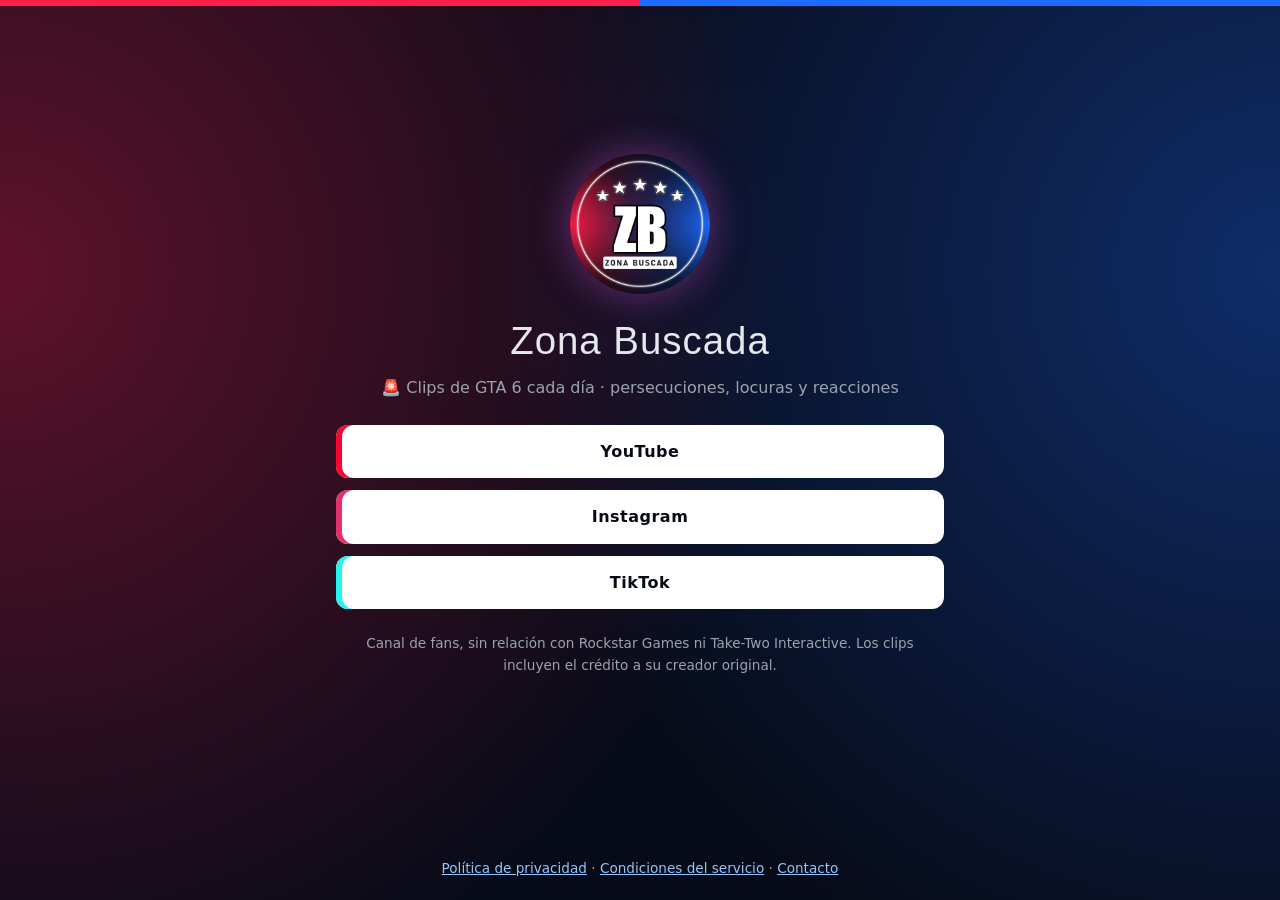
<file: index.html>
<!doctype html>
<html lang="es">
<head>
  <meta charset="utf-8">
  <meta name="viewport" content="width=device-width, initial-scale=1">
  <title>Zona Buscada · Clips de GTA 6</title>
  <meta name="description" content="Zona Buscada: los mejores momentos de GTA 6 en clips cortos. YouTube, Instagram y TikTok.">
  <link rel="icon" href="foto-perfil.png">
  <link rel="stylesheet" href="estilo.css">
</head>
<body>
  <main class="enlaces">
    <img class="avatar" src="foto-perfil.png" alt="Logo de Zona Buscada: ZB con cinco estrellas" width="140" height="140">
    <h1>Zona Buscada</h1>
    <p class="lema">🚨 Clips de GTA 6 cada día · persecuciones, locuras y reacciones</p>

    <nav aria-label="Redes de Zona Buscada">
      <a class="boton yt" href="https://www.youtube.com/@zonabuscada">YouTube</a>
      <a class="boton ig" href="https://www.instagram.com/zonabuscada">Instagram</a>
      <a class="boton tt" href="https://www.tiktok.com/@zonabuscada">TikTok</a>
    </nav>

    <p class="nota">Canal de fans, sin relación con Rockstar Games ni Take-Two Interactive. Los clips incluyen el crédito a su creador original.</p>
  </main>

  <footer>
    <a href="privacidad.html">Política de privacidad</a> ·
    <a href="condiciones.html">Condiciones del servicio</a> ·
    <a href="mailto:zonabuscada@gmail.com">Contacto</a>
  </footer>
</body>
</html>
</file>
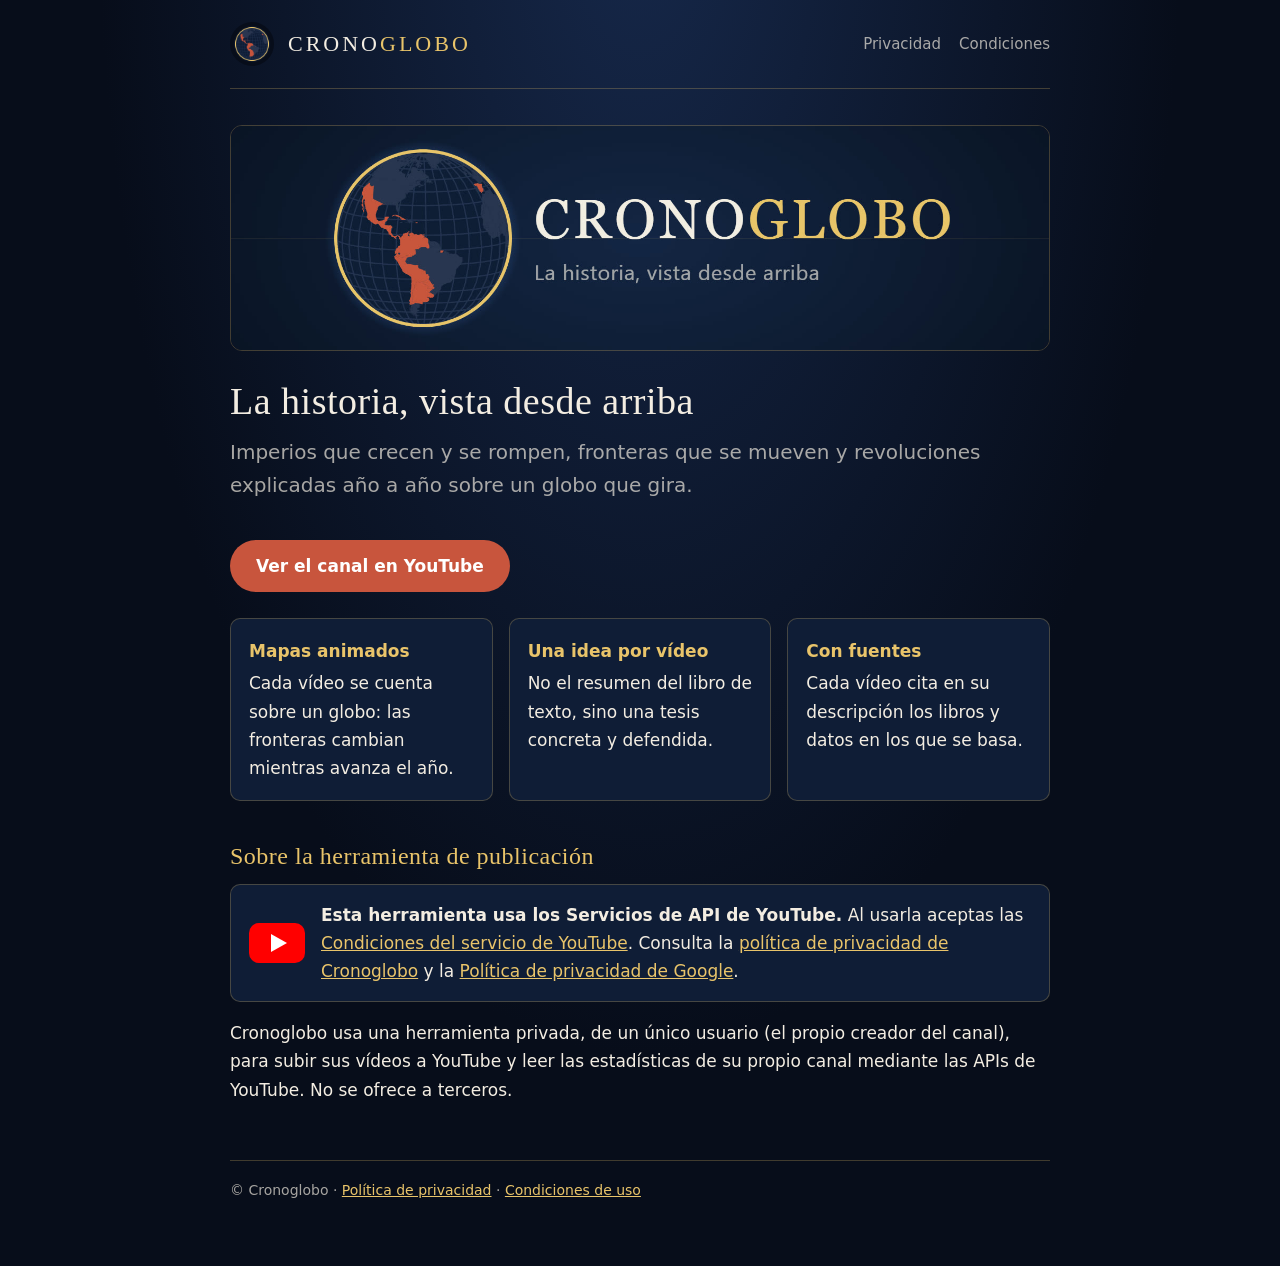
<file: cronoglobo/index.html>
<!doctype html>
<html lang="es">
<head>
  <meta charset="utf-8">
  <meta name="viewport" content="width=device-width, initial-scale=1">
  <title>Cronoglobo · La historia, vista desde arriba</title>
  <meta name="description" content="Cronoglobo es un canal de YouTube de historia contada con mapas animados.">
  <link rel="icon" href="logo-120.png">
  <link rel="stylesheet" href="estilo.css">
</head>
<body>
  <div class="envoltura">
    <header class="cabecera">
      <img src="logo.png" alt="">
      <a class="marca" href="./">CRONO<b>GLOBO</b></a>
      <nav>
        <a href="privacidad.html">Privacidad</a>
        <a href="condiciones.html">Condiciones</a>
      </nav>
    </header>

    <div class="portada"><img src="cabecera.jpg" alt="Cronoglobo: un globo con América en rojo y el lema La historia, vista desde arriba"></div>

    <h1>La historia, vista desde arriba</h1>
    <p class="lema">Imperios que crecen y se rompen, fronteras que se mueven y revoluciones explicadas año a año sobre un globo que gira.</p>
    <a class="boton" href="https://www.youtube.com/@cronoglobo">Ver el canal en YouTube</a>

    <div class="tarjetas">
      <div class="tarjeta"><strong>Mapas animados</strong>Cada vídeo se cuenta sobre un globo: las fronteras cambian mientras avanza el año.</div>
      <div class="tarjeta"><strong>Una idea por vídeo</strong>No el resumen del libro de texto, sino una tesis concreta y defendida.</div>
      <div class="tarjeta"><strong>Con fuentes</strong>Cada vídeo cita en su descripción los libros y datos en los que se basa.</div>
    </div>

    <h2>Sobre la herramienta de publicación</h2>
    <div class="api-youtube">
      <a href="https://www.youtube.com" aria-label="YouTube">
        <svg viewBox="0 0 28 20" width="56" height="40" aria-hidden="true"><rect width="28" height="20" rx="5" fill="#FF0000"/><path d="M11 5.5v9l8-4.5z" fill="#fff"/></svg>
      </a>
      <p><strong>Esta herramienta usa los Servicios de API de YouTube.</strong> Al usarla aceptas las <a href="https://www.youtube.com/t/terms">Condiciones del servicio de YouTube</a>. Consulta la <a href="privacidad.html">política de privacidad de Cronoglobo</a> y la <a href="http://www.google.com/policies/privacy">Política de privacidad de Google</a>.</p>
    </div>
    <p>Cronoglobo usa una herramienta privada, de un único usuario (el propio creador del canal), para subir sus vídeos a YouTube y leer las estadísticas de su propio canal mediante las APIs de YouTube. No se ofrece a terceros.</p>

    <footer>
      © Cronoglobo · <a href="privacidad.html">Política de privacidad</a> · <a href="condiciones.html">Condiciones de uso</a>
    </footer>
  </div>
</body>
</html>
</file>
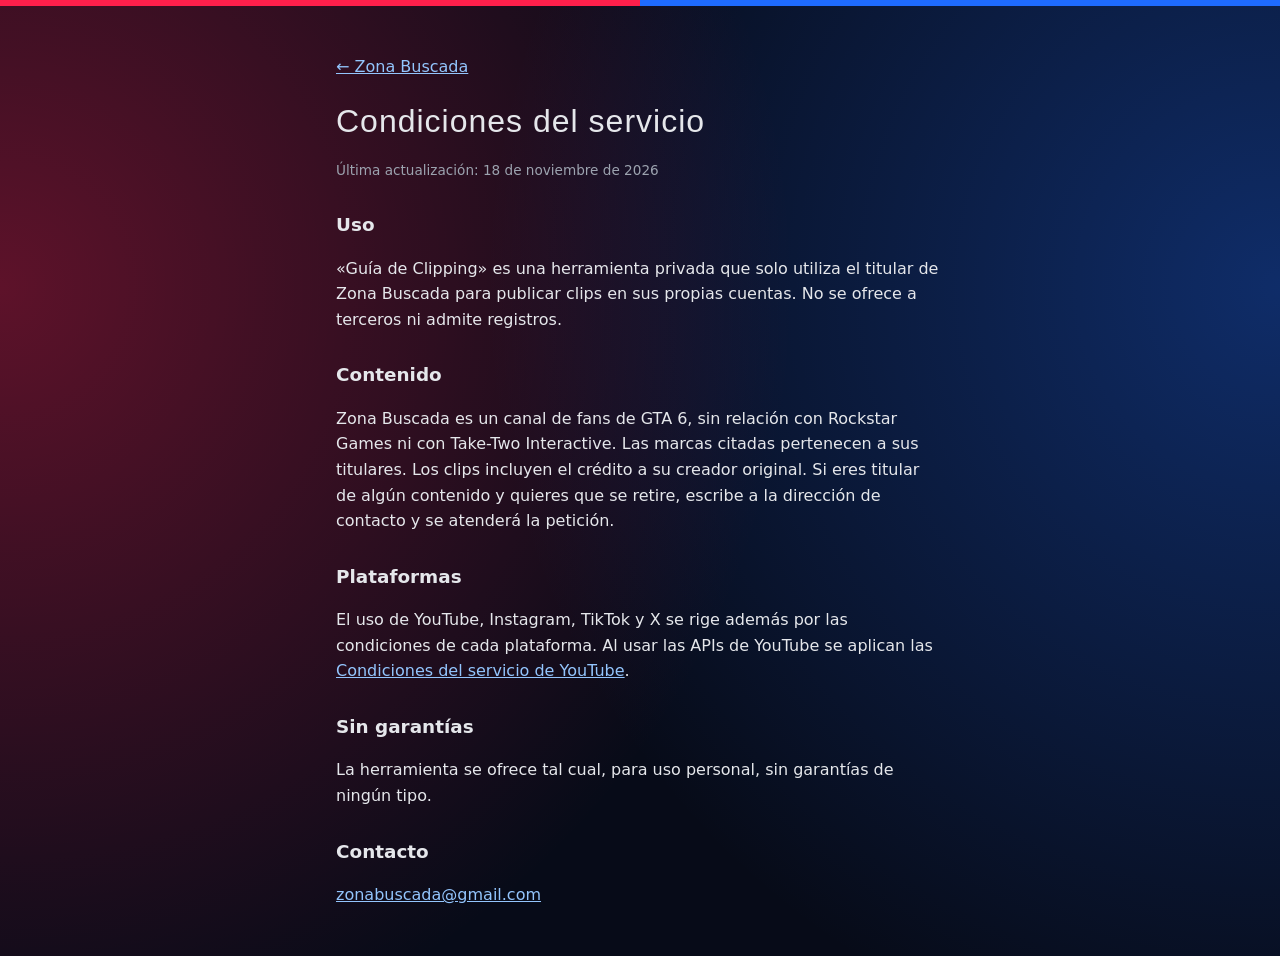
<file: condiciones.html>
<!doctype html>
<html lang="es">
<head>
  <meta charset="utf-8">
  <meta name="viewport" content="width=device-width, initial-scale=1">
  <title>Condiciones del servicio · Zona Buscada</title>
  <link rel="icon" href="foto-perfil.png">
  <link rel="stylesheet" href="estilo.css">
</head>
<body>
  <main class="texto">
    <p><a href="./">← Zona Buscada</a></p>
    <h1>Condiciones del servicio</h1>
    <p class="fecha">Última actualización: 18 de noviembre de 2026</p>

    <h2>Uso</h2>
    <p>«Guía de Clipping» es una herramienta privada que solo utiliza el titular de Zona Buscada para publicar clips en sus propias cuentas. No se ofrece a terceros ni admite registros.</p>

    <h2>Contenido</h2>
    <p>Zona Buscada es un canal de fans de GTA 6, sin relación con Rockstar Games ni con Take-Two Interactive. Las marcas citadas pertenecen a sus titulares. Los clips incluyen el crédito a su creador original. Si eres titular de algún contenido y quieres que se retire, escribe a la dirección de contacto y se atenderá la petición.</p>

    <h2>Plataformas</h2>
    <p>El uso de YouTube, Instagram, TikTok y X se rige además por las condiciones de cada plataforma. Al usar las APIs de YouTube se aplican las <a href="https://www.youtube.com/t/terms">Condiciones del servicio de YouTube</a>.</p>

    <h2>Sin garantías</h2>
    <p>La herramienta se ofrece tal cual, para uso personal, sin garantías de ningún tipo.</p>

    <h2>Contacto</h2>
    <p><a href="mailto:zonabuscada@gmail.com">zonabuscada@gmail.com</a></p>
  </main>
</body>
</html>
</file>
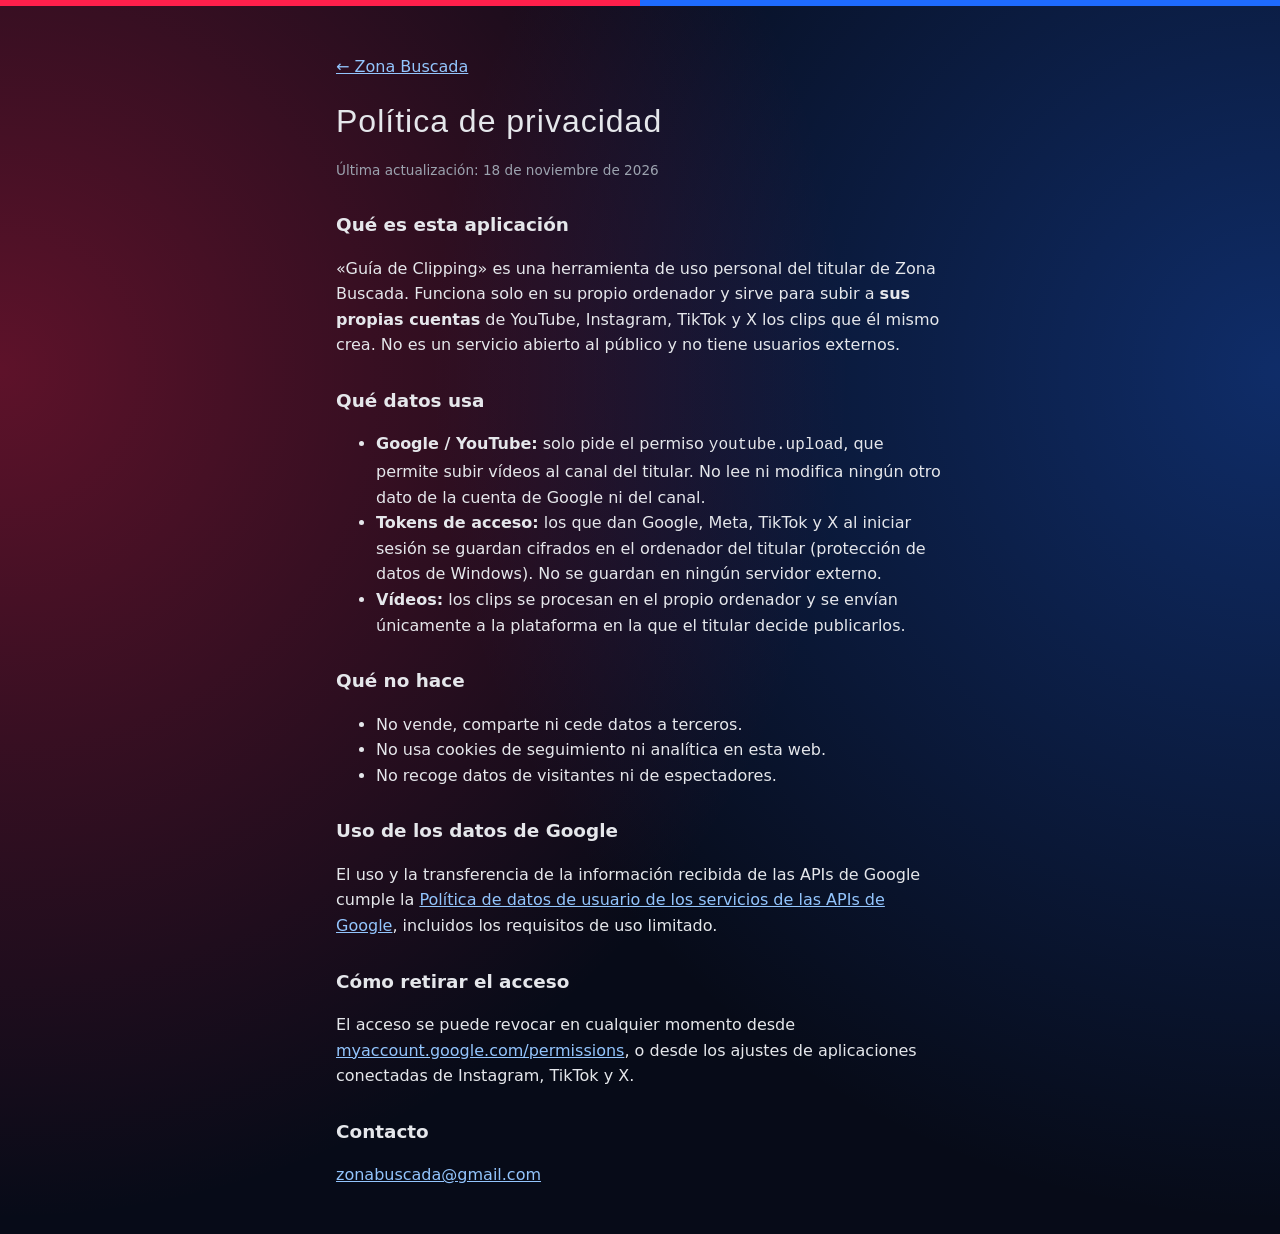
<file: privacidad.html>
<!doctype html>
<html lang="es">
<head>
  <meta charset="utf-8">
  <meta name="viewport" content="width=device-width, initial-scale=1">
  <title>Política de privacidad · Zona Buscada</title>
  <link rel="icon" href="foto-perfil.png">
  <link rel="stylesheet" href="estilo.css">
</head>
<body>
  <main class="texto">
    <p><a href="./">← Zona Buscada</a></p>
    <h1>Política de privacidad</h1>
    <p class="fecha">Última actualización: 18 de noviembre de 2026</p>

    <h2>Qué es esta aplicación</h2>
    <p>«Guía de Clipping» es una herramienta de uso personal del titular de Zona Buscada. Funciona solo en su propio ordenador y sirve para subir a <strong>sus propias cuentas</strong> de YouTube, Instagram, TikTok y X los clips que él mismo crea. No es un servicio abierto al público y no tiene usuarios externos.</p>

    <h2>Qué datos usa</h2>
    <ul>
      <li><strong>Google / YouTube:</strong> solo pide el permiso <code>youtube.upload</code>, que permite subir vídeos al canal del titular. No lee ni modifica ningún otro dato de la cuenta de Google ni del canal.</li>
      <li><strong>Tokens de acceso:</strong> los que dan Google, Meta, TikTok y X al iniciar sesión se guardan cifrados en el ordenador del titular (protección de datos de Windows). No se guardan en ningún servidor externo.</li>
      <li><strong>Vídeos:</strong> los clips se procesan en el propio ordenador y se envían únicamente a la plataforma en la que el titular decide publicarlos.</li>
    </ul>

    <h2>Qué no hace</h2>
    <ul>
      <li>No vende, comparte ni cede datos a terceros.</li>
      <li>No usa cookies de seguimiento ni analítica en esta web.</li>
      <li>No recoge datos de visitantes ni de espectadores.</li>
    </ul>

    <h2>Uso de los datos de Google</h2>
    <p>El uso y la transferencia de la información recibida de las APIs de Google cumple la <a href="https://developers.google.com/terms/api-services-user-data-policy">Política de datos de usuario de los servicios de las APIs de Google</a>, incluidos los requisitos de uso limitado.</p>

    <h2>Cómo retirar el acceso</h2>
    <p>El acceso se puede revocar en cualquier momento desde <a href="https://myaccount.google.com/permissions">myaccount.google.com/permissions</a>, o desde los ajustes de aplicaciones conectadas de Instagram, TikTok y X.</p>

    <h2>Contacto</h2>
    <p><a href="mailto:zonabuscada@gmail.com">zonabuscada@gmail.com</a></p>
  </main>
</body>
</html>
</file>
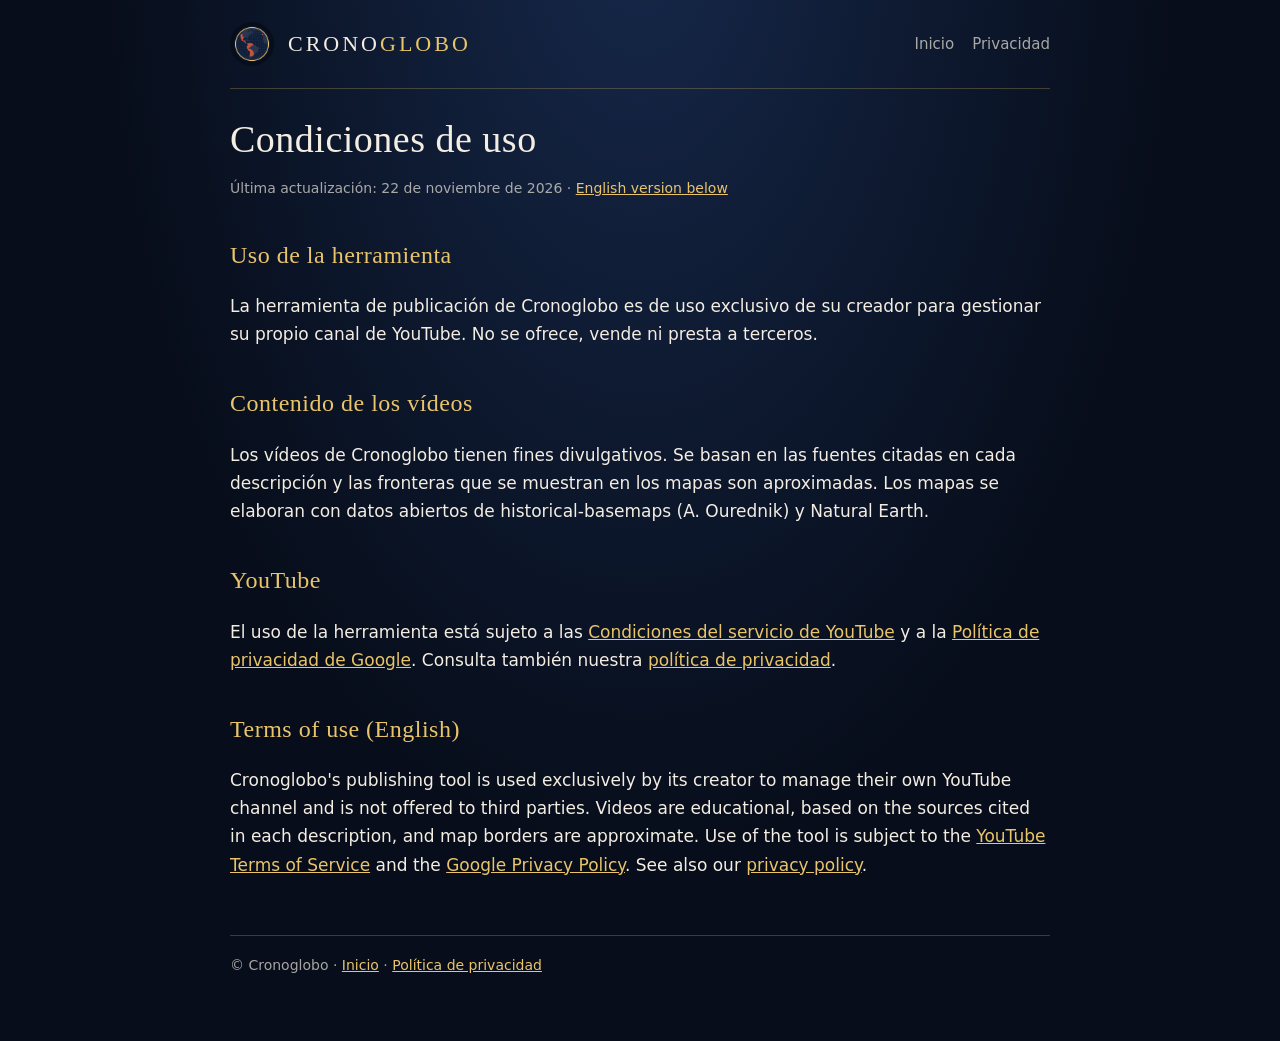
<file: cronoglobo/condiciones.html>
<!doctype html>
<html lang="es">
<head>
  <meta charset="utf-8">
  <meta name="viewport" content="width=device-width, initial-scale=1">
  <title>Condiciones de uso · Cronoglobo</title>
  <link rel="icon" href="logo-120.png">
  <link rel="stylesheet" href="estilo.css">
</head>
<body>
  <div class="envoltura">
    <header class="cabecera">
      <img src="logo.png" alt="">
      <a class="marca" href="./">CRONO<b>GLOBO</b></a>
      <nav>
        <a href="./">Inicio</a>
        <a href="privacidad.html">Privacidad</a>
      </nav>
    </header>

    <h1>Condiciones de uso</h1>
    <p class="nota">Última actualización: 22 de noviembre de 2026 · <a href="#english">English version below</a></p>

    <h2>Uso de la herramienta</h2>
    <p>La herramienta de publicación de Cronoglobo es de uso exclusivo de su creador para gestionar su propio canal de YouTube. No se ofrece, vende ni presta a terceros.</p>

    <h2>Contenido de los vídeos</h2>
    <p>Los vídeos de Cronoglobo tienen fines divulgativos. Se basan en las fuentes citadas en cada descripción y las fronteras que se muestran en los mapas son aproximadas. Los mapas se elaboran con datos abiertos de historical-basemaps (A. Ourednik) y Natural Earth.</p>

    <h2>YouTube</h2>
    <p>El uso de la herramienta está sujeto a las <a href="https://www.youtube.com/t/terms">Condiciones del servicio de YouTube</a> y a la <a href="https://policies.google.com/privacy">Política de privacidad de Google</a>. Consulta también nuestra <a href="privacidad.html">política de privacidad</a>.</p>

    <h2 id="english">Terms of use (English)</h2>
    <p>Cronoglobo's publishing tool is used exclusively by its creator to manage their own YouTube channel and is not offered to third parties. Videos are educational, based on the sources cited in each description, and map borders are approximate. Use of the tool is subject to the <a href="https://www.youtube.com/t/terms">YouTube Terms of Service</a> and the <a href="https://policies.google.com/privacy">Google Privacy Policy</a>. See also our <a href="privacidad.html">privacy policy</a>.</p>

    <footer>© Cronoglobo · <a href="./">Inicio</a> · <a href="privacidad.html">Política de privacidad</a></footer>
  </div>
</body>
</html>
</file>
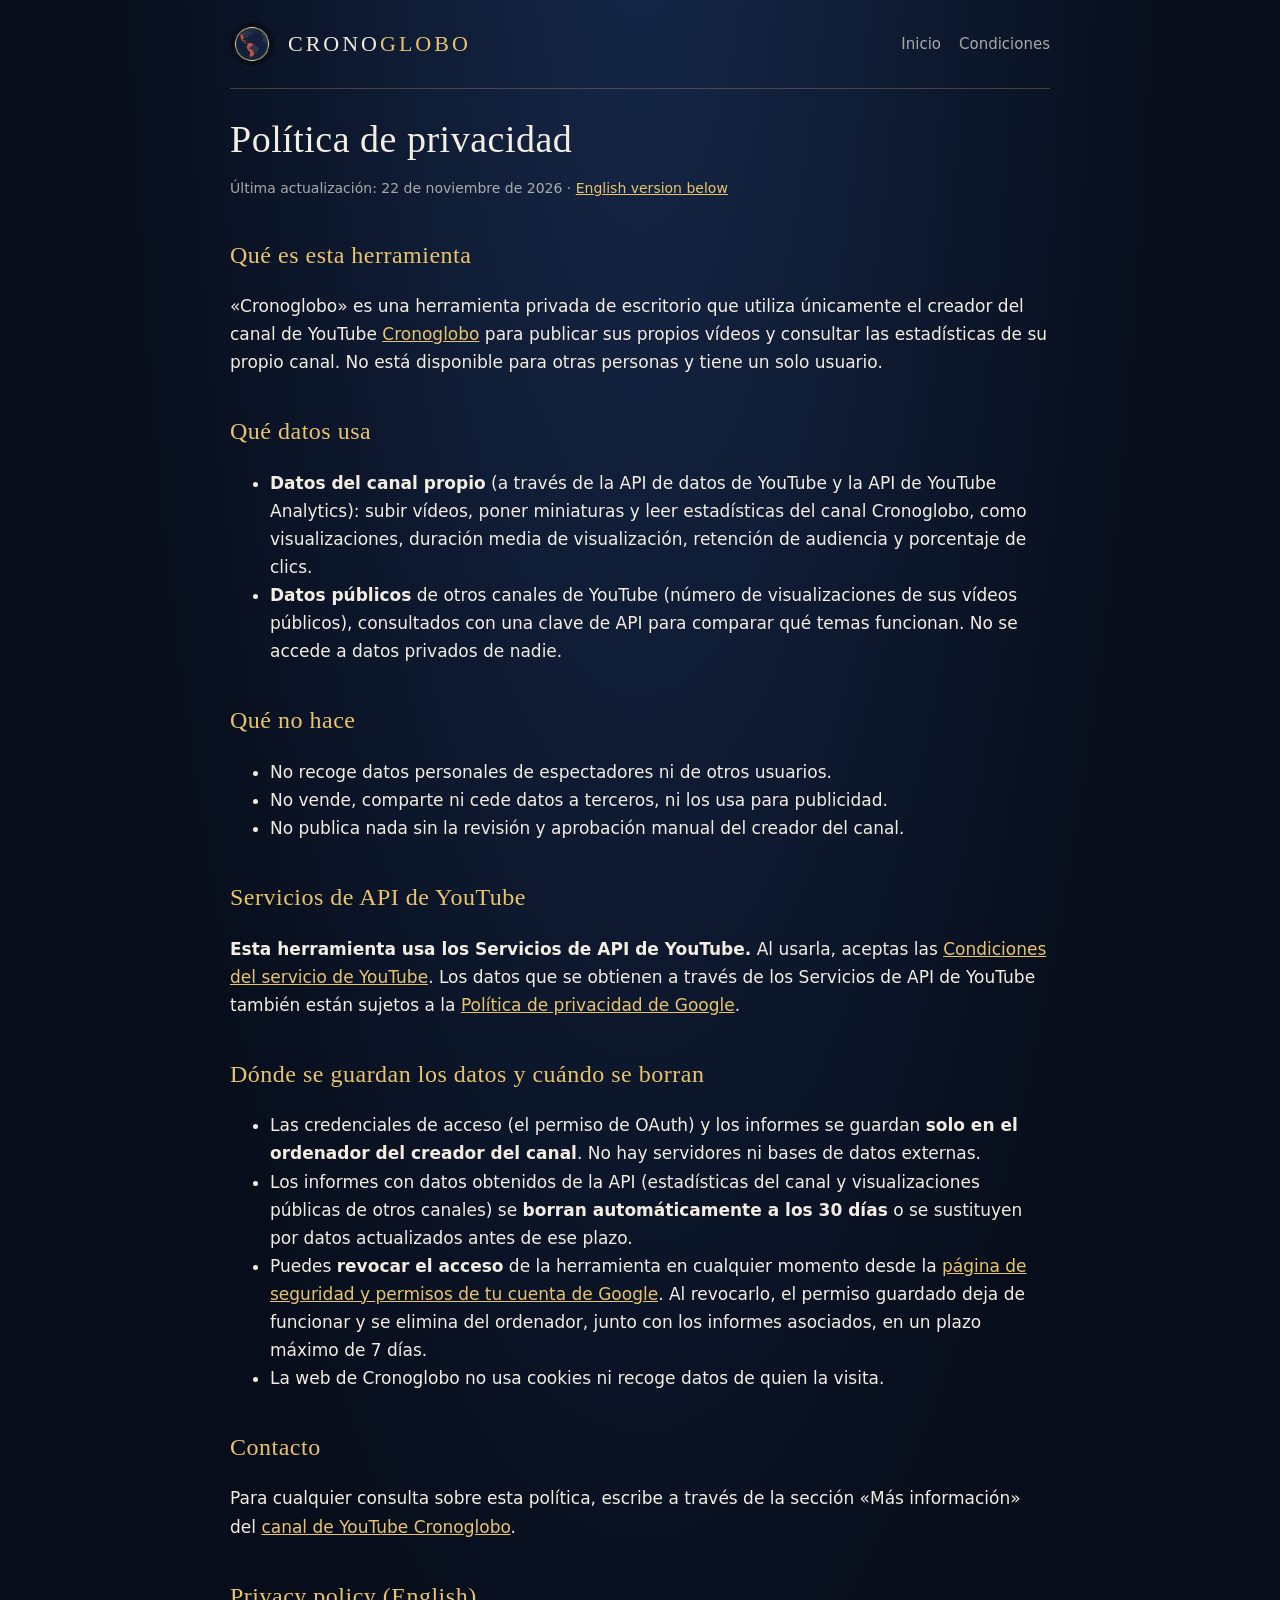
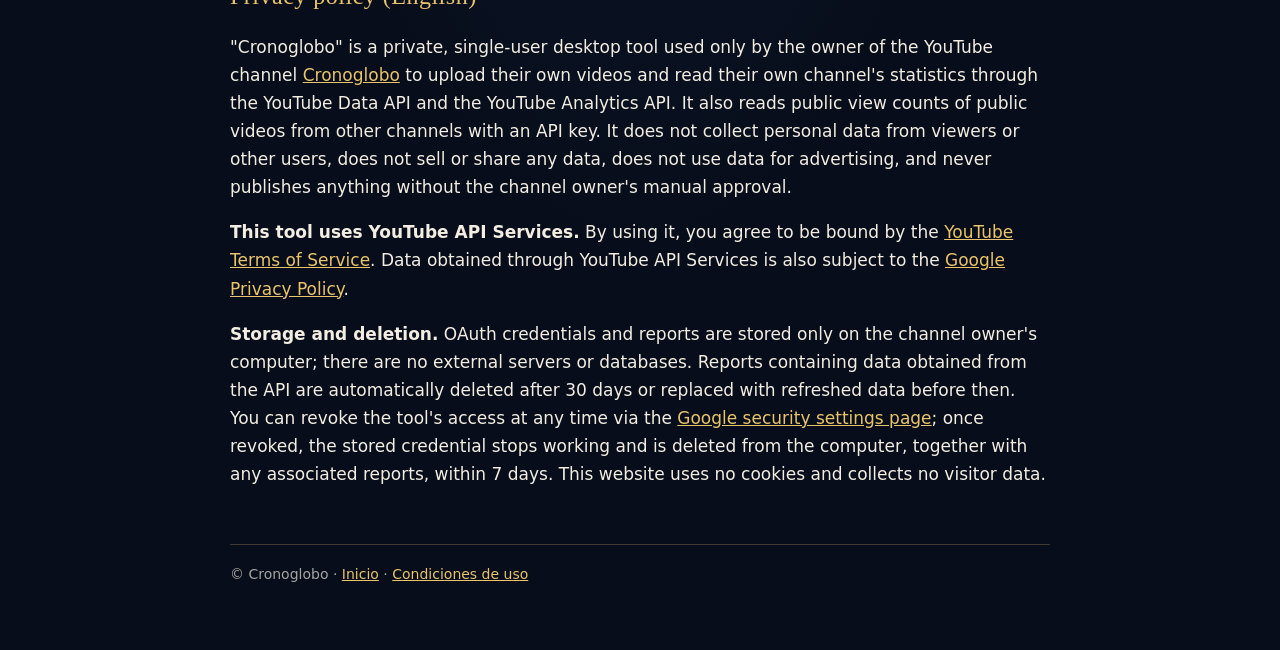
<file: cronoglobo/privacidad.html>
<!doctype html>
<html lang="es">
<head>
  <meta charset="utf-8">
  <meta name="viewport" content="width=device-width, initial-scale=1">
  <title>Política de privacidad · Cronoglobo</title>
  <link rel="icon" href="logo-120.png">
  <link rel="stylesheet" href="estilo.css">
</head>
<body>
  <div class="envoltura">
    <header class="cabecera">
      <img src="logo.png" alt="">
      <a class="marca" href="./">CRONO<b>GLOBO</b></a>
      <nav>
        <a href="./">Inicio</a>
        <a href="condiciones.html">Condiciones</a>
      </nav>
    </header>

    <h1>Política de privacidad</h1>
    <p class="nota">Última actualización: 22 de noviembre de 2026 · <a href="#english">English version below</a></p>

    <h2>Qué es esta herramienta</h2>
    <p>«Cronoglobo» es una herramienta privada de escritorio que utiliza únicamente el creador del canal de YouTube <a href="https://www.youtube.com/@cronoglobo">Cronoglobo</a> para publicar sus propios vídeos y consultar las estadísticas de su propio canal. No está disponible para otras personas y tiene un solo usuario.</p>

    <h2>Qué datos usa</h2>
    <ul>
      <li><strong>Datos del canal propio</strong> (a través de la API de datos de YouTube y la API de YouTube Analytics): subir vídeos, poner miniaturas y leer estadísticas del canal Cronoglobo, como visualizaciones, duración media de visualización, retención de audiencia y porcentaje de clics.</li>
      <li><strong>Datos públicos</strong> de otros canales de YouTube (número de visualizaciones de sus vídeos públicos), consultados con una clave de API para comparar qué temas funcionan. No se accede a datos privados de nadie.</li>
    </ul>

    <h2>Qué no hace</h2>
    <ul>
      <li>No recoge datos personales de espectadores ni de otros usuarios.</li>
      <li>No vende, comparte ni cede datos a terceros, ni los usa para publicidad.</li>
      <li>No publica nada sin la revisión y aprobación manual del creador del canal.</li>
    </ul>

    <h2>Servicios de API de YouTube</h2>
    <p><strong>Esta herramienta usa los Servicios de API de YouTube.</strong> Al usarla, aceptas las <a href="https://www.youtube.com/t/terms">Condiciones del servicio de YouTube</a>. Los datos que se obtienen a través de los Servicios de API de YouTube también están sujetos a la <a href="http://www.google.com/policies/privacy">Política de privacidad de Google</a>.</p>

    <h2>Dónde se guardan los datos y cuándo se borran</h2>
    <ul>
      <li>Las credenciales de acceso (el permiso de OAuth) y los informes se guardan <strong>solo en el ordenador del creador del canal</strong>. No hay servidores ni bases de datos externas.</li>
      <li>Los informes con datos obtenidos de la API (estadísticas del canal y visualizaciones públicas de otros canales) se <strong>borran automáticamente a los 30 días</strong> o se sustituyen por datos actualizados antes de ese plazo.</li>
      <li>Puedes <strong>revocar el acceso</strong> de la herramienta en cualquier momento desde la <a href="https://security.google.com/settings/security/permissions">página de seguridad y permisos de tu cuenta de Google</a>. Al revocarlo, el permiso guardado deja de funcionar y se elimina del ordenador, junto con los informes asociados, en un plazo máximo de 7 días.</li>
      <li>La web de Cronoglobo no usa cookies ni recoge datos de quien la visita.</li>
    </ul>

    <h2>Contacto</h2>
    <p>Para cualquier consulta sobre esta política, escribe a través de la sección «Más información» del <a href="https://www.youtube.com/@cronoglobo/about">canal de YouTube Cronoglobo</a>.</p>

    <h2 id="english">Privacy policy (English)</h2>
    <p>"Cronoglobo" is a private, single-user desktop tool used only by the owner of the YouTube channel <a href="https://www.youtube.com/@cronoglobo">Cronoglobo</a> to upload their own videos and read their own channel's statistics through the YouTube Data API and the YouTube Analytics API. It also reads public view counts of public videos from other channels with an API key. It does not collect personal data from viewers or other users, does not sell or share any data, does not use data for advertising, and never publishes anything without the channel owner's manual approval.</p>
    <p><strong>This tool uses YouTube API Services.</strong> By using it, you agree to be bound by the <a href="https://www.youtube.com/t/terms">YouTube Terms of Service</a>. Data obtained through YouTube API Services is also subject to the <a href="http://www.google.com/policies/privacy">Google Privacy Policy</a>.</p>
    <p><strong>Storage and deletion.</strong> OAuth credentials and reports are stored only on the channel owner's computer; there are no external servers or databases. Reports containing data obtained from the API are automatically deleted after 30 days or replaced with refreshed data before then. You can revoke the tool's access at any time via the <a href="https://security.google.com/settings/security/permissions">Google security settings page</a>; once revoked, the stored credential stops working and is deleted from the computer, together with any associated reports, within 7 days. This website uses no cookies and collects no visitor data.</p>

    <footer>© Cronoglobo · <a href="./">Inicio</a> · <a href="condiciones.html">Condiciones de uso</a></footer>
  </div>
</body>
</html>
</file>
<file: estilo.css>
:root {
  --fondo: #070B18;
  --texto: #E5E7EB;
  --suave: #9CA3AF;
  --rojo: #FF1F4B;
  --azul: #1E6BFF;
  color-scheme: dark;
}
* { box-sizing: border-box; }
html, body { margin: 0; }
body {
  min-height: 100vh;
  display: flex;
  flex-direction: column;
  background:
    radial-gradient(circle at 0 30%, rgba(255, 31, 75, .35), transparent 55%),
    radial-gradient(circle at 100% 30%, rgba(30, 107, 255, .35), transparent 55%),
    var(--fondo);
  color: var(--texto);
  font: 16px/1.6 system-ui, -apple-system, "Segoe UI", Roboto, sans-serif;
}
body::before { content: ""; display: block; height: 6px; background: linear-gradient(90deg, var(--rojo) 50%, var(--azul) 50%); }
a { color: #93C5FD; }
main { flex: 1; width: 100%; max-width: 640px; margin: 0 auto; padding: 32px 16px; }
.enlaces { text-align: center; display: flex; flex-direction: column; align-items: center; justify-content: center; }
.avatar { width: 140px; height: 140px; border-radius: 50%; box-shadow: 0 0 40px rgba(255, 31, 75, .35), 0 0 40px rgba(30, 107, 255, .35); }
h1 { margin: 16px 0 4px; font-family: Impact, "Arial Black", sans-serif; font-weight: 400; letter-spacing: 1px; font-size: 2.4rem; }
.texto h1 { font-size: 2rem; }
.lema { color: var(--suave); margin: 0 0 24px; }
nav { width: 100%; display: grid; gap: 12px; }
.boton { display: block; padding: 14px; border-radius: 12px; background: #fff; color: #070B18; text-decoration: none; font-weight: 700; letter-spacing: .5px; }
.boton:hover { transform: translateY(-1px); }
.boton.yt { box-shadow: inset 6px 0 0 #FF0033; }
.boton.ig { box-shadow: inset 6px 0 0 #E1306C; }
.boton.tt { box-shadow: inset 6px 0 0 #25F4EE; }
.nota, .fecha { color: var(--suave); font-size: .85rem; }
.nota { margin-top: 24px; }
.texto h2 { font-size: 1.15rem; margin-top: 28px; }
footer { text-align: center; padding: 20px 16px; font-size: .85rem; color: var(--suave); }
</file>
<file: cronoglobo/estilo.css>
:root {
  --fondo: #070d1a;
  --panel: #0f1d36;
  --texto: #f3ede2;
  --suave: rgba(243, 237, 226, 0.68);
  --oro: #e9c46a;
  --rojo: #c8553d;
  --linea: rgba(233, 196, 106, 0.25);
}
* { box-sizing: border-box; }
html { background: var(--fondo); }
body {
  margin: 0;
  color: var(--texto);
  font: 17px/1.65 "Segoe UI", Roboto, system-ui, sans-serif;
  background: radial-gradient(ellipse at 50% -10%, #16284a 0%, var(--fondo) 60%) no-repeat;
  min-height: 100vh;
}
a { color: var(--oro); }
.envoltura { max-width: 860px; margin: 0 auto; padding: 0 20px 64px; }
header.cabecera { display: flex; flex-wrap: wrap; align-items: center; gap: 14px; padding: 22px 0; border-bottom: 1px solid var(--linea); }
header.cabecera img { width: 44px; height: 44px; border-radius: 50%; }
header.cabecera .marca { font-family: Georgia, "Times New Roman", serif; font-size: 22px; letter-spacing: 3px; text-decoration: none; color: var(--texto); }
header.cabecera .marca b { color: var(--oro); font-weight: normal; }
header.cabecera nav { margin-left: auto; display: flex; gap: 18px; font-size: 15px; }
header.cabecera nav a { color: var(--suave); text-decoration: none; }
header.cabecera nav a:hover { color: var(--oro); }
.portada { margin: 36px 0 28px; border-radius: 12px; overflow: hidden; border: 1px solid var(--linea); }
.portada img { width: 100%; display: block; }
h1, h2 { font-family: Georgia, "Times New Roman", serif; font-weight: normal; letter-spacing: 0.5px; }
h1 { font-size: 38px; line-height: 1.2; margin: 28px 0 12px; }
h2 { font-size: 24px; margin: 36px 0 8px; color: var(--oro); }
.lema { font-size: 20px; color: var(--suave); margin-top: 0; }
.boton {
  display: inline-block; margin: 18px 0 8px; padding: 12px 26px; border-radius: 999px;
  background: var(--rojo); color: #fff; text-decoration: none; font-weight: 600;
}
.boton:hover { filter: brightness(1.1); }
.tarjetas { display: grid; grid-template-columns: repeat(auto-fit, minmax(220px, 1fr)); gap: 16px; margin-top: 18px; }
.tarjeta { background: var(--panel); border: 1px solid var(--linea); border-radius: 10px; padding: 18px; }
.tarjeta strong { display: block; color: var(--oro); margin-bottom: 4px; }
.api-youtube { display: flex; gap: 16px; align-items: center; background: var(--panel); border: 1px solid var(--linea); border-radius: 10px; padding: 16px 18px; }
.api-youtube p { margin: 0; }
.api-youtube svg { display: block; flex-shrink: 0; }
footer { margin-top: 56px; padding-top: 18px; border-top: 1px solid var(--linea); font-size: 14px; color: var(--suave); }
.nota { font-size: 14px; color: var(--suave); }
@media (max-width: 560px) {
  h1 { font-size: 30px; }
  header.cabecera nav { gap: 12px; font-size: 14px; margin-left: 0; width: 100%; }
  header.cabecera .marca { font-size: 19px; letter-spacing: 2px; }
}
</file>
